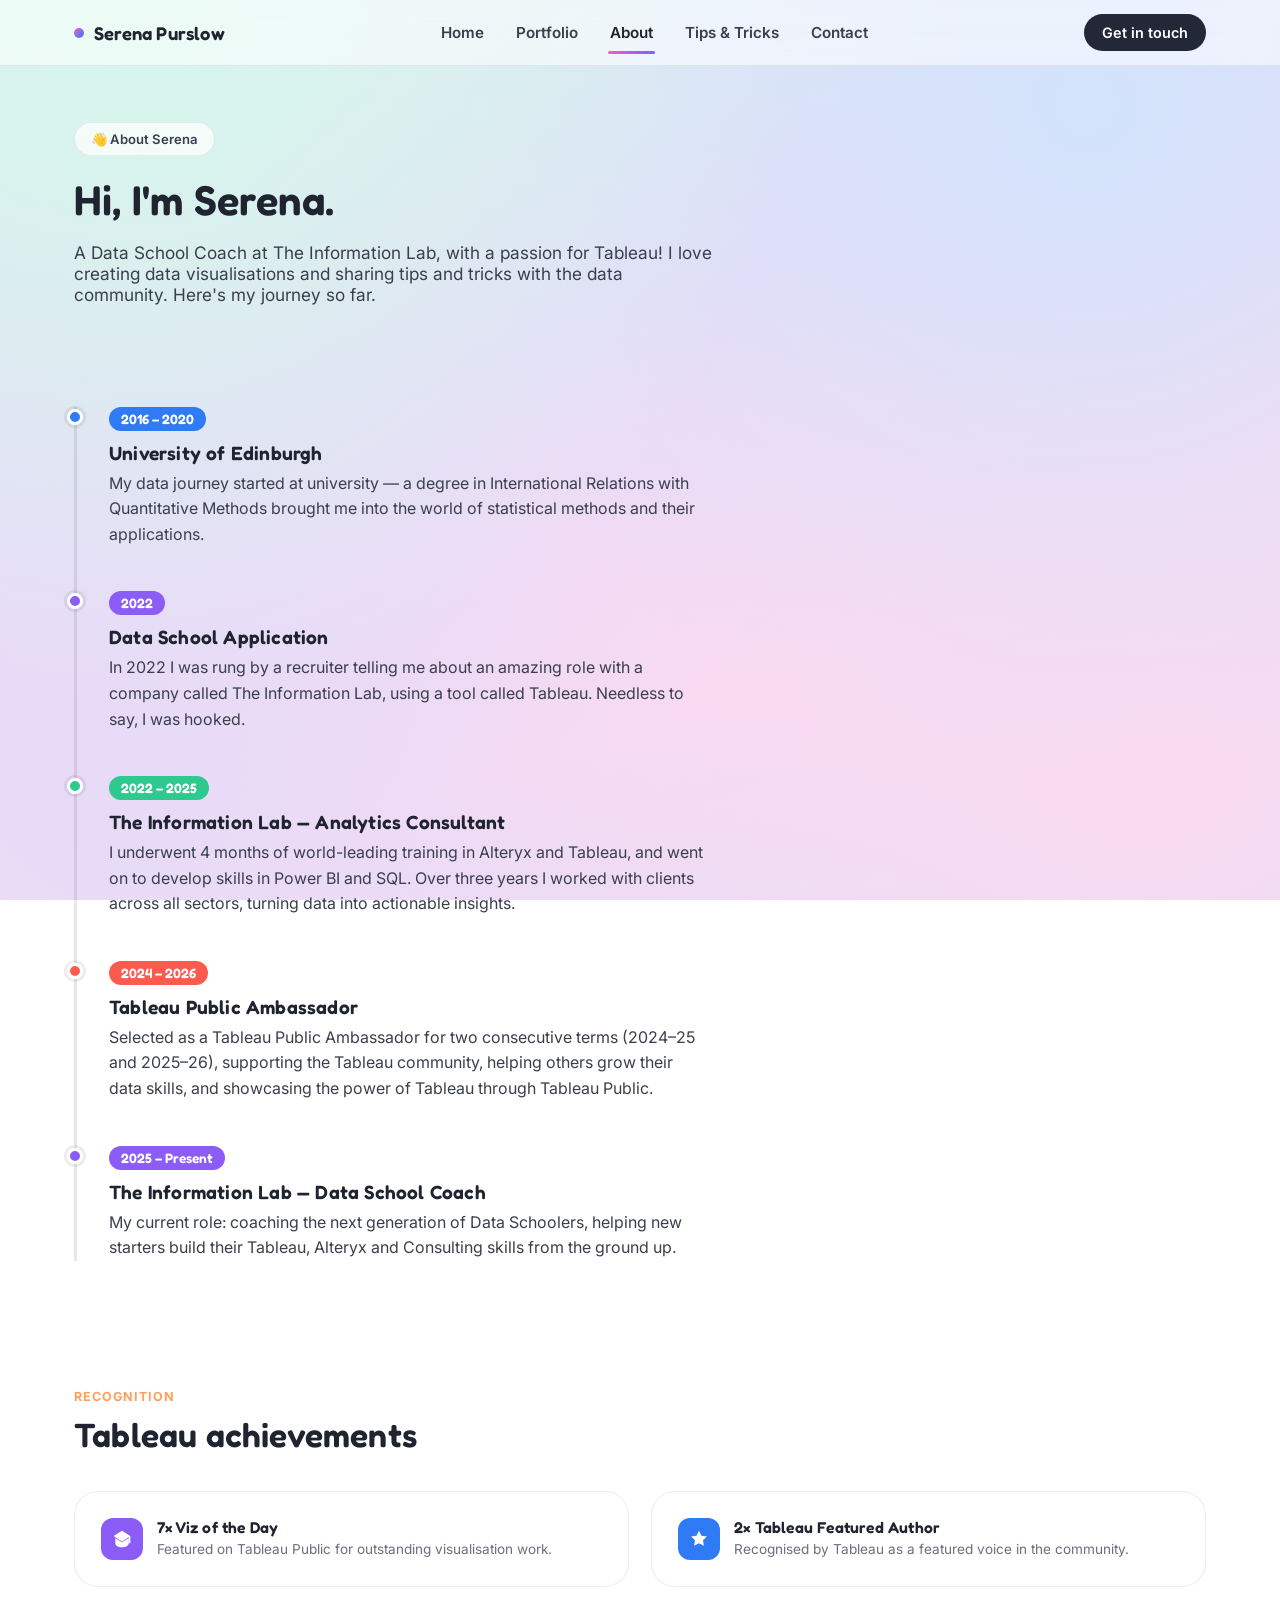
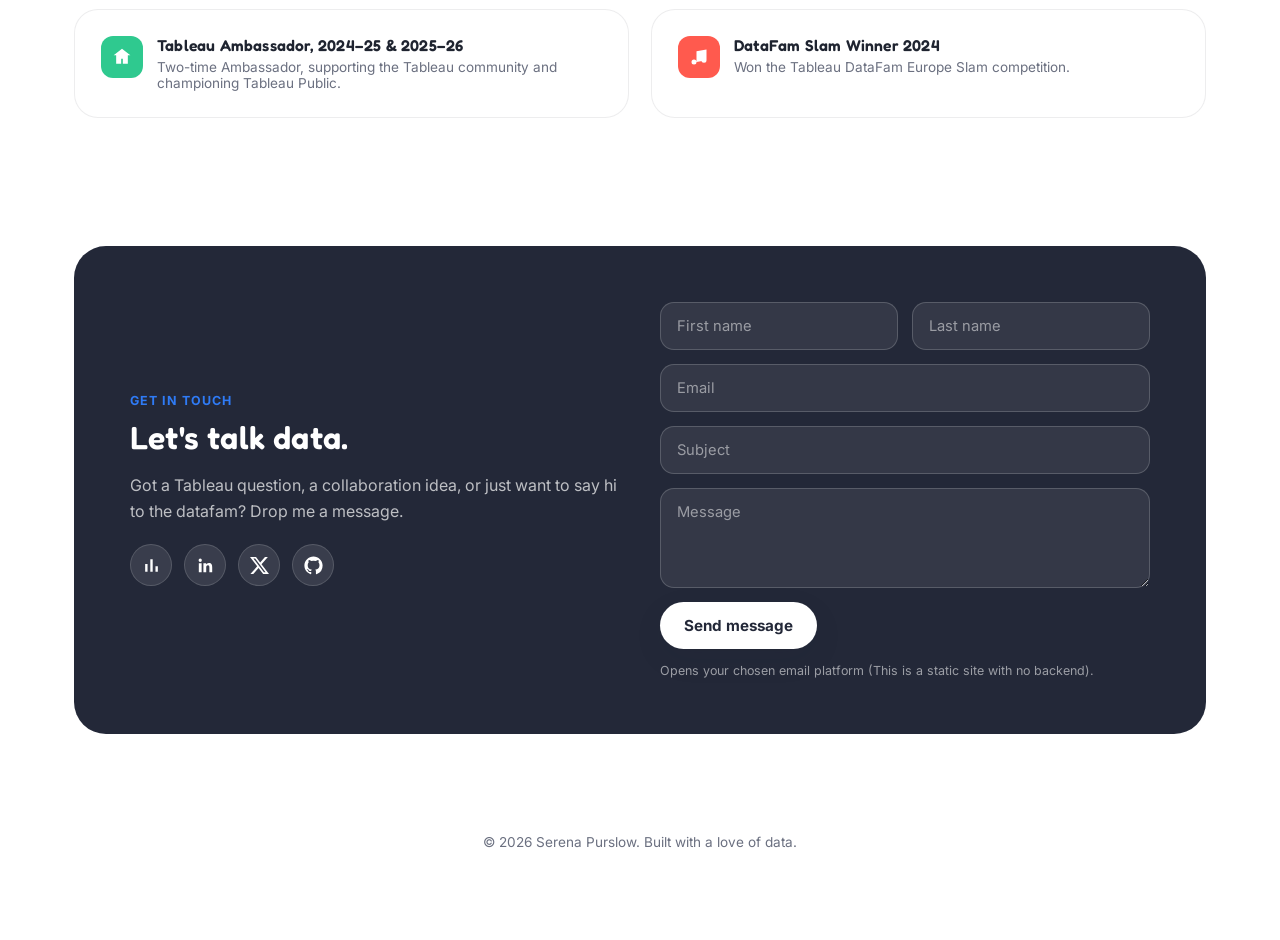
<file: about.html>
<!DOCTYPE html>
<html lang="en">
<head>
<meta charset="UTF-8">
<meta name="viewport" content="width=device-width, initial-scale=1.0">
<title>About — Serena Purslow</title>
<meta name="description" content="Serena's data journey — from Edinburgh to becoming a Data School Coach at The Information Lab and Tableau Public Ambassador.">
<link rel="icon" type="image/svg+xml" href="favicon.svg">
<link rel="icon" type="image/png" sizes="32x32" href="favicon-32x32.png">
<link rel="icon" type="image/png" sizes="16x16" href="favicon-16x16.png">
<link rel="apple-touch-icon" sizes="180x180" href="apple-touch-icon.png">
<link rel="shortcut icon" href="favicon.ico">
<link rel="stylesheet" href="styles.css">
</head>
<body>

<nav class="topnav">
  <div class="topnav-inner">
    <a href="index.html" class="brand"><span class="dot"></span>Serena Purslow</a>
    <div class="nav-links">
      <a href="index.html">Home</a>
      <a href="portfolio.html">Portfolio</a>
      <a href="about.html" class="active">About</a>
      <a href="blog.html">Tips &amp; Tricks</a>
      <a href="index.html#contact">Contact</a>
    </div>
    <a href="index.html#contact" class="nav-cta">Get in touch</a>
  </div>
</nav>

<header class="page-hero">
  <div class="wrap reveal in">
    <span class="eyebrow">👋 About Serena</span>
    <h1>Hi, I'm Serena.</h1>
    <p>A Data School Coach at The Information Lab, with a passion for Tableau! I love creating data visualisations and sharing tips and tricks with the data community. Here's my journey so far.</p>
  </div>
</header>

<section class="section">
  <div class="wrap">
    <div class="grid" style="grid-template-columns:1fr;max-width:760px">
      <div class="timeline reveal">

        <div class="timeline-item">
          <span class="timeline-dot" style="background:var(--c-blue)"></span>
          <span class="timeline-year" style="background:var(--c-blue)">2016 – 2020</span>
          <h3>University of Edinburgh</h3>
          <p>My data journey started at university — a degree in International Relations with Quantitative Methods brought me into the world of statistical methods and their applications.</p>
        </div>

        <div class="timeline-item">
          <span class="timeline-dot" style="background:var(--c-purple)"></span>
          <span class="timeline-year" style="background:var(--c-purple)">2022</span>
          <h3>Data School Application</h3>
          <p>In 2022 I was rung by a recruiter telling me about an amazing role with a company called The Information Lab, using a tool called Tableau. Needless to say, I was hooked.</p>
        </div>

        <div class="timeline-item">
          <span class="timeline-dot" style="background:var(--c-teal)"></span>
          <span class="timeline-year" style="background:var(--c-teal)">2022 – 2025</span>
          <h3>The Information Lab — Analytics Consultant</h3>
          <p>I underwent 4 months of world-leading training in Alteryx and Tableau, and went on to develop skills in Power BI and SQL. Over three years I worked with clients across all sectors, turning data into actionable insights.</p>
        </div>

        <div class="timeline-item">
          <span class="timeline-dot" style="background:var(--c-coral)"></span>
          <span class="timeline-year" style="background:var(--c-coral)">2024 – 2026</span>
          <h3>Tableau Public Ambassador</h3>
          <p>Selected as a Tableau Public Ambassador for two consecutive terms (2024–25 and 2025–26), supporting the Tableau community, helping others grow their data skills, and showcasing the power of Tableau through Tableau Public.</p>
        </div>

        <div class="timeline-item">
          <span class="timeline-dot" style="background:var(--c-purple)"></span>
          <span class="timeline-year" style="background:var(--c-purple)">2025 – Present</span>
          <h3>The Information Lab — Data School Coach</h3>
          <p>My current role: coaching the next generation of Data Schoolers, helping new starters build their Tableau, Alteryx and Consulting skills from the ground up.</p>
        </div>

      </div>
    </div>
  </div>
</section>

<section class="section">
  <div class="wrap">
    <div class="section-head reveal">
      <div>
        <span class="tag-label" style="color:var(--c-orange)">Recognition</span>
        <h2>Tableau achievements</h2>
      </div>
    </div>

    <div class="grid grid-2">
      <a class="card recog-card reveal" href="https://public.tableau.com/app/profile/serena.purslow/vizzes" target="_blank" rel="noopener">
        <div class="recog-icon" style="background:var(--c-purple)"><svg viewBox="0 0 24 24"><path d="M12 2 2 8.5l10 6.5 8.2-5.35V17h1.8V8.5L12 2Zm0 14L4 10.9V17c0 2.8 3.6 5 8 5s8-2.2 8-5v-6.1L12 16Z"/></svg></div>
        <div><h4>7× Viz of the Day</h4><p>Featured on Tableau Public for outstanding visualisation work.</p></div>
      </a>
      <a class="card recog-card reveal" href="https://www.tableau.com/blog/featured-authors-celebrating-3m-profiles-tableau-public#:~:text=Serena%20Purslow,backgrounds.%20Connect%20with" target="_blank" rel="noopener">
        <div class="recog-icon" style="background:var(--c-blue)"><svg viewBox="0 0 24 24"><path d="M12 2 15 8l6.5.9-4.7 4.6 1.1 6.5L12 17l-5.9 3 1.1-6.5-4.7-4.6L9 8l3-6Z"/></svg></div>
        <div><h4>2× Tableau Featured Author</h4><p>Recognised by Tableau as a featured voice in the community.</p></div>
      </a>
      <a class="card recog-card reveal" href="https://www.tableau.com/blog/introducing-2024-tableau-ambassadors" target="_blank" rel="noopener">
        <div class="recog-icon" style="background:var(--c-teal)"><svg viewBox="0 0 24 24"><path d="M12 2 2 10h3v10h6v-6h2v6h6V10h3L12 2Z"/></svg></div>
        <div><h4>Tableau Ambassador, 2024–25 &amp; 2025–26</h4><p>Two-time Ambassador, supporting the Tableau community and championing Tableau Public.</p></div>
      </a>
      <a class="card recog-card reveal" href="https://www.linkedin.com/posts/acotgreave_datafameurope-tableau-datafam-activity-7262446752631336960-2mMd" target="_blank" rel="noopener">
        <div class="recog-icon" style="background:var(--c-coral)"><svg viewBox="0 0 24 24"><path d="M9 18V5l12-2v13M9 18a3 3 0 1 1-6 0 3 3 0 0 1 6 0Zm12-2a3 3 0 1 1-6 0 3 3 0 0 1 6 0Z"/></svg></div>
        <div><h4>DataFam Slam Winner 2024</h4><p>Won the Tableau DataFam Europe Slam competition.</p></div>
      </a>
    </div>
  </div>
</section>

<section class="section" id="contact">
  <div class="wrap">
    <div class="contact-card reveal">
      <div>
        <span class="tag-label" style="color:var(--c-blue)">Get in touch</span>
        <h2>Let's talk data.</h2>
        <p>Got a Tableau question, a collaboration idea, or just want to say hi to the datafam? Drop me a message.</p>
        <div class="contact-social">
          <a class="social-btn" href="https://public.tableau.com/app/profile/serena.purslow/vizzes" target="_blank" rel="noopener" aria-label="Tableau Public"><svg viewBox="0 0 24 24"><path d="M4 20h3V10H4v10zm6.5 0h3V4h-3v16zM17 20h3v-7h-3v7z"/></svg></a>
          <a class="social-btn" href="https://www.linkedin.com/in/serena-p-8665a61a2/" target="_blank" rel="noopener" aria-label="LinkedIn"><svg viewBox="0 0 24 24"><path d="M20.45 20.45h-3.55v-5.57c0-1.33-.02-3.04-1.85-3.04-1.85 0-2.14 1.45-2.14 2.94v5.67H9.36V9h3.41v1.56h.05c.48-.9 1.64-1.85 3.38-1.85 3.6 0 4.27 2.37 4.27 5.46zM5.34 7.43a2.06 2.06 0 1 1 0-4.12 2.06 2.06 0 0 1 0 4.12zM3.56 20.45h3.56V9H3.56z"/></svg></a>
          <a class="social-btn" href="https://x.com/SerenaPurslow" target="_blank" rel="noopener" aria-label="X"><svg viewBox="0 0 24 24"><path d="M18.9 1.153h3.68l-8.04 9.19L24 22.85h-7.406l-5.8-7.584-6.638 7.584H.474l8.6-9.83L0 1.154h7.594l5.243 6.932ZM17.61 20.65h2.04L6.486 3.24H4.298Z"/></svg></a>
          <a class="social-btn" href="https://github.com/spurz8" target="_blank" rel="noopener" aria-label="GitHub"><svg viewBox="0 0 24 24"><path d="M12 .5C5.73.5.5 5.73.5 12c0 5.09 3.29 9.39 7.86 10.9.57.1.78-.25.78-.55v-2.17c-3.2.7-3.88-1.35-3.88-1.35-.53-1.34-1.29-1.7-1.29-1.7-1.05-.72.08-.71.08-.71 1.17.08 1.78 1.2 1.78 1.2 1.03 1.77 2.7 1.26 3.36.96.1-.75.4-1.26.72-1.55-2.55-.29-5.23-1.28-5.23-5.7 0-1.26.45-2.29 1.2-3.1-.12-.29-.52-1.46.11-3.05 0 0 .98-.31 3.2 1.18a11.1 11.1 0 0 1 5.83 0c2.23-1.5 3.2-1.18 3.2-1.18.63 1.59.23 2.76.11 3.05.75.81 1.2 1.84 1.2 3.1 0 4.43-2.69 5.4-5.25 5.69.42.36.78 1.08.78 2.18v3.24c0 .3.21.66.79.55A11.5 11.5 0 0 0 23.5 12c0-6.27-5.23-11.5-11.5-11.5Z"/></svg></a>
        </div>
      </div>
      <form class="contact-form" id="contactForm">
        <div class="form-row">
          <input type="text" name="firstName" placeholder="First name" required>
          <input type="text" name="lastName" placeholder="Last name" required>
        </div>
        <input type="email" name="email" placeholder="Email" required>
        <input type="text" name="subject" placeholder="Subject">
        <textarea name="message" placeholder="Message" required></textarea>
        <button type="submit" class="btn btn-primary">Send message</button>
        <span class="form-note">Opens your chosen email platform (This is a static site with no backend).</span>
      </form>
    </div>
  </div>
</section>

<footer>
  <div class="wrap">© 2026 Serena Purslow. Built with a love of data.</div>
</footer>

<nav class="tabbar">
  <a href="index.html"><svg viewBox="0 0 24 24"><path d="M12 2 2 10h3v10h6v-6h2v6h6V10h3L12 2Z"/></svg>Home</a>
  <a href="portfolio.html"><svg viewBox="0 0 24 24"><rect x="3" y="3" width="8" height="8" rx="1.5"/><rect x="13" y="3" width="8" height="8" rx="1.5"/><rect x="3" y="13" width="8" height="8" rx="1.5"/><rect x="13" y="13" width="8" height="8" rx="1.5"/></svg>Portfolio</a>
  <a href="blog.html"><svg viewBox="0 0 24 24"><path d="M6 2h12v20l-6-4-6 4V2Z"/></svg>Tips</a>
  <a href="about.html" class="active"><svg viewBox="0 0 24 24"><path d="M12 12a4 4 0 1 0 0-8 4 4 0 0 0 0 8Zm0 2c-4 0-8 2-8 6v2h16v-2c0-4-4-6-8-6Z"/></svg>About</a>
  <a href="index.html#contact"><svg viewBox="0 0 24 24"><path d="M4 4h16a2 2 0 0 1 2 2v9a2 2 0 0 1-2 2H10l-5 4v-4H4a2 2 0 0 1-2-2V6a2 2 0 0 1 2-2Z"/></svg>Contact</a>
</nav>

<script src="script.js"></script>
</body>
</html>
</file>
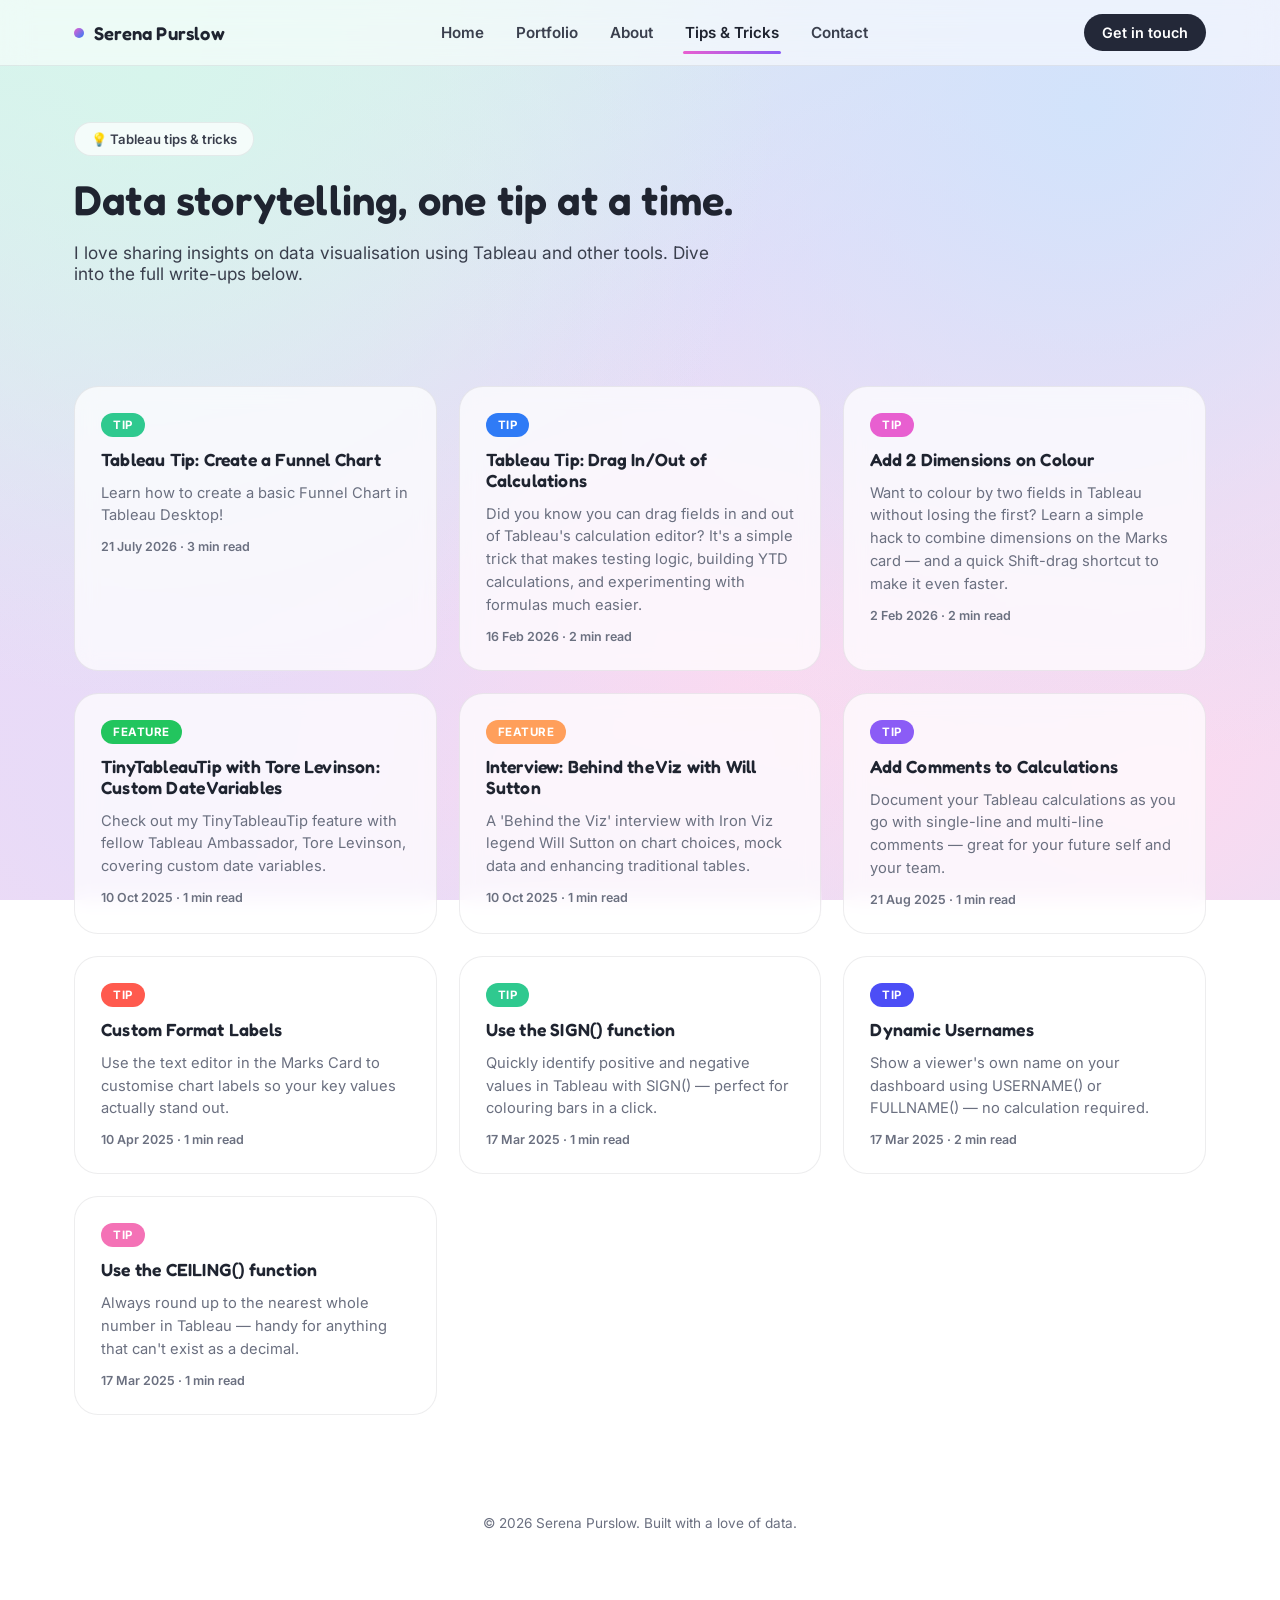
<file: blog.html>
<!DOCTYPE html>
<html lang="en">
<head>
<meta charset="UTF-8">
<meta name="viewport" content="width=device-width, initial-scale=1.0">
<title>Tips &amp; Tricks — Serena Purslow</title>
<meta name="description" content="Tableau tips and tricks from Serena Purslow — helping the datafam community grow together.">
<link rel="icon" type="image/svg+xml" href="favicon.svg">
<link rel="icon" type="image/png" sizes="32x32" href="favicon-32x32.png">
<link rel="icon" type="image/png" sizes="16x16" href="favicon-16x16.png">
<link rel="apple-touch-icon" sizes="180x180" href="apple-touch-icon.png">
<link rel="shortcut icon" href="favicon.ico">
<link rel="stylesheet" href="styles.css">
</head>
<body>

<nav class="topnav">
  <div class="topnav-inner">
    <a href="index.html" class="brand"><span class="dot"></span>Serena Purslow</a>
    <div class="nav-links">
      <a href="index.html">Home</a>
      <a href="portfolio.html">Portfolio</a>
      <a href="about.html">About</a>
      <a href="blog.html" class="active">Tips &amp; Tricks</a>
      <a href="index.html#contact">Contact</a>
    </div>
    <a href="index.html#contact" class="nav-cta">Get in touch</a>
  </div>
</nav>

<header class="page-hero">
  <div class="wrap reveal in">
    <span class="eyebrow">💡 Tableau tips &amp; tricks</span>
    <h1>Data storytelling, one tip at a time.</h1>
    <p>I love sharing insights on data visualisation using Tableau and other tools. Dive into the full write-ups below.</p>
  </div>
</header>

<section class="section">
  <div class="wrap">
    <div class="grid grid-3">
      
     <a class="card tip-card reveal" href="post-create-a-funnel-chart.html">
        <span class="viz-tag" style="background:var(--c-teal)">Tip</span>
        <h3>Tableau Tip: Create a Funnel Chart</h3>
        <p>Learn how to create a basic Funnel Chart in Tableau Desktop!</p>
        <span class="tip-meta">21 July 2026 · 3 min read</span>
      </a>

      <a class="card tip-card reveal" href="post-drag-calculations.html">
        <span class="viz-tag" style="background:var(--c-blue)">Tip</span>
        <h3>Tableau Tip: Drag In/Out of Calculations</h3>
        <p>Did you know you can drag fields in and out of Tableau's calculation editor? It's a simple trick that makes testing logic, building YTD calculations, and experimenting with formulas much easier.</p>
        <span class="tip-meta">16 Feb 2026 · 2 min read</span>
      </a>

      <a class="card tip-card reveal" href="post-two-dimensions-colour.html">
        <span class="viz-tag" style="background:var(--c-magenta)">Tip</span>
        <h3>Add 2 Dimensions on Colour</h3>
        <p>Want to colour by two fields in Tableau without losing the first? Learn a simple hack to combine dimensions on the Marks card — and a quick Shift-drag shortcut to make it even faster.</p>
        <span class="tip-meta">2 Feb 2026 · 2 min read</span>
      </a>

      <a class="card tip-card reveal" href="post-tore-levinson-date-variables.html">
        <span class="viz-tag" style="background:var(--c-green)">Feature</span>
        <h3>TinyTableauTip with Tore Levinson: Custom Date Variables</h3>
        <p>Check out my TinyTableauTip feature with fellow Tableau Ambassador, Tore Levinson, covering custom date variables.</p>
        <span class="tip-meta">10 Oct 2025 · 1 min read</span>
      </a>

      <a class="card tip-card reveal" href="post-will-sutton-interview.html">
        <span class="viz-tag" style="background:var(--c-orange)">Feature</span>
        <h3>Interview: Behind the Viz with Will Sutton</h3>
        <p>A 'Behind the Viz' interview with Iron Viz legend Will Sutton on chart choices, mock data and enhancing traditional tables.</p>
        <span class="tip-meta">10 Oct 2025 · 1 min read</span>
      </a>

      <a class="card tip-card reveal" href="post-add-comments-calculation.html">
        <span class="viz-tag" style="background:var(--c-purple)">Tip</span>
        <h3>Add Comments to Calculations</h3>
        <p>Document your Tableau calculations as you go with single-line and multi-line comments — great for your future self and your team.</p>
        <span class="tip-meta">21 Aug 2025 · 1 min read</span>
      </a>

      <a class="card tip-card reveal" href="post-custom-format-labels.html">
        <span class="viz-tag" style="background:var(--c-coral)">Tip</span>
        <h3>Custom Format Labels</h3>
        <p>Use the text editor in the Marks Card to customise chart labels so your key values actually stand out.</p>
        <span class="tip-meta">10 Apr 2025 · 1 min read</span>
      </a>

      <a class="card tip-card reveal" href="post-use-sign-function.html">
        <span class="viz-tag" style="background:var(--c-teal)">Tip</span>
        <h3>Use the SIGN() function</h3>
        <p>Quickly identify positive and negative values in Tableau with SIGN() — perfect for colouring bars in a click.</p>
        <span class="tip-meta">17 Mar 2025 · 1 min read</span>
      </a>

      <a class="card tip-card reveal" href="post-dynamic-usernames.html">
        <span class="viz-tag" style="background:var(--c-indigo)">Tip</span>
        <h3>Dynamic Usernames</h3>
        <p>Show a viewer's own name on your dashboard using USERNAME() or FULLNAME() — no calculation required.</p>
        <span class="tip-meta">17 Mar 2025 · 2 min read</span>
      </a>

      <a class="card tip-card reveal" href="post-use-ceiling-function.html">
        <span class="viz-tag" style="background:var(--c-pink)">Tip</span>
        <h3>Use the CEILING() function</h3>
        <p>Always round up to the nearest whole number in Tableau — handy for anything that can't exist as a decimal.</p>
        <span class="tip-meta">17 Mar 2025 · 1 min read</span>
      </a>

    </div>
  </div>
</section>

<footer>
  <div class="wrap">© 2026 Serena Purslow. Built with a love of data.</div>
</footer>

<nav class="tabbar">
  <a href="index.html"><svg viewBox="0 0 24 24"><path d="M12 2 2 10h3v10h6v-6h2v6h6V10h3L12 2Z"/></svg>Home</a>
  <a href="portfolio.html"><svg viewBox="0 0 24 24"><rect x="3" y="3" width="8" height="8" rx="1.5"/><rect x="13" y="3" width="8" height="8" rx="1.5"/><rect x="3" y="13" width="8" height="8" rx="1.5"/><rect x="13" y="13" width="8" height="8" rx="1.5"/></svg>Portfolio</a>
  <a href="blog.html" class="active"><svg viewBox="0 0 24 24"><path d="M6 2h12v20l-6-4-6 4V2Z"/></svg>Tips</a>
  <a href="about.html"><svg viewBox="0 0 24 24"><path d="M12 12a4 4 0 1 0 0-8 4 4 0 0 0 0 8Zm0 2c-4 0-8 2-8 6v2h16v-2c0-4-4-6-8-6Z"/></svg>About</a>
  <a href="index.html#contact"><svg viewBox="0 0 24 24"><path d="M4 4h16a2 2 0 0 1 2 2v9a2 2 0 0 1-2 2H10l-5 4v-4H4a2 2 0 0 1-2-2V6a2 2 0 0 1 2-2Z"/></svg>Contact</a>
</nav>

<script src="script.js"></script>
</body>
</html>
</file>
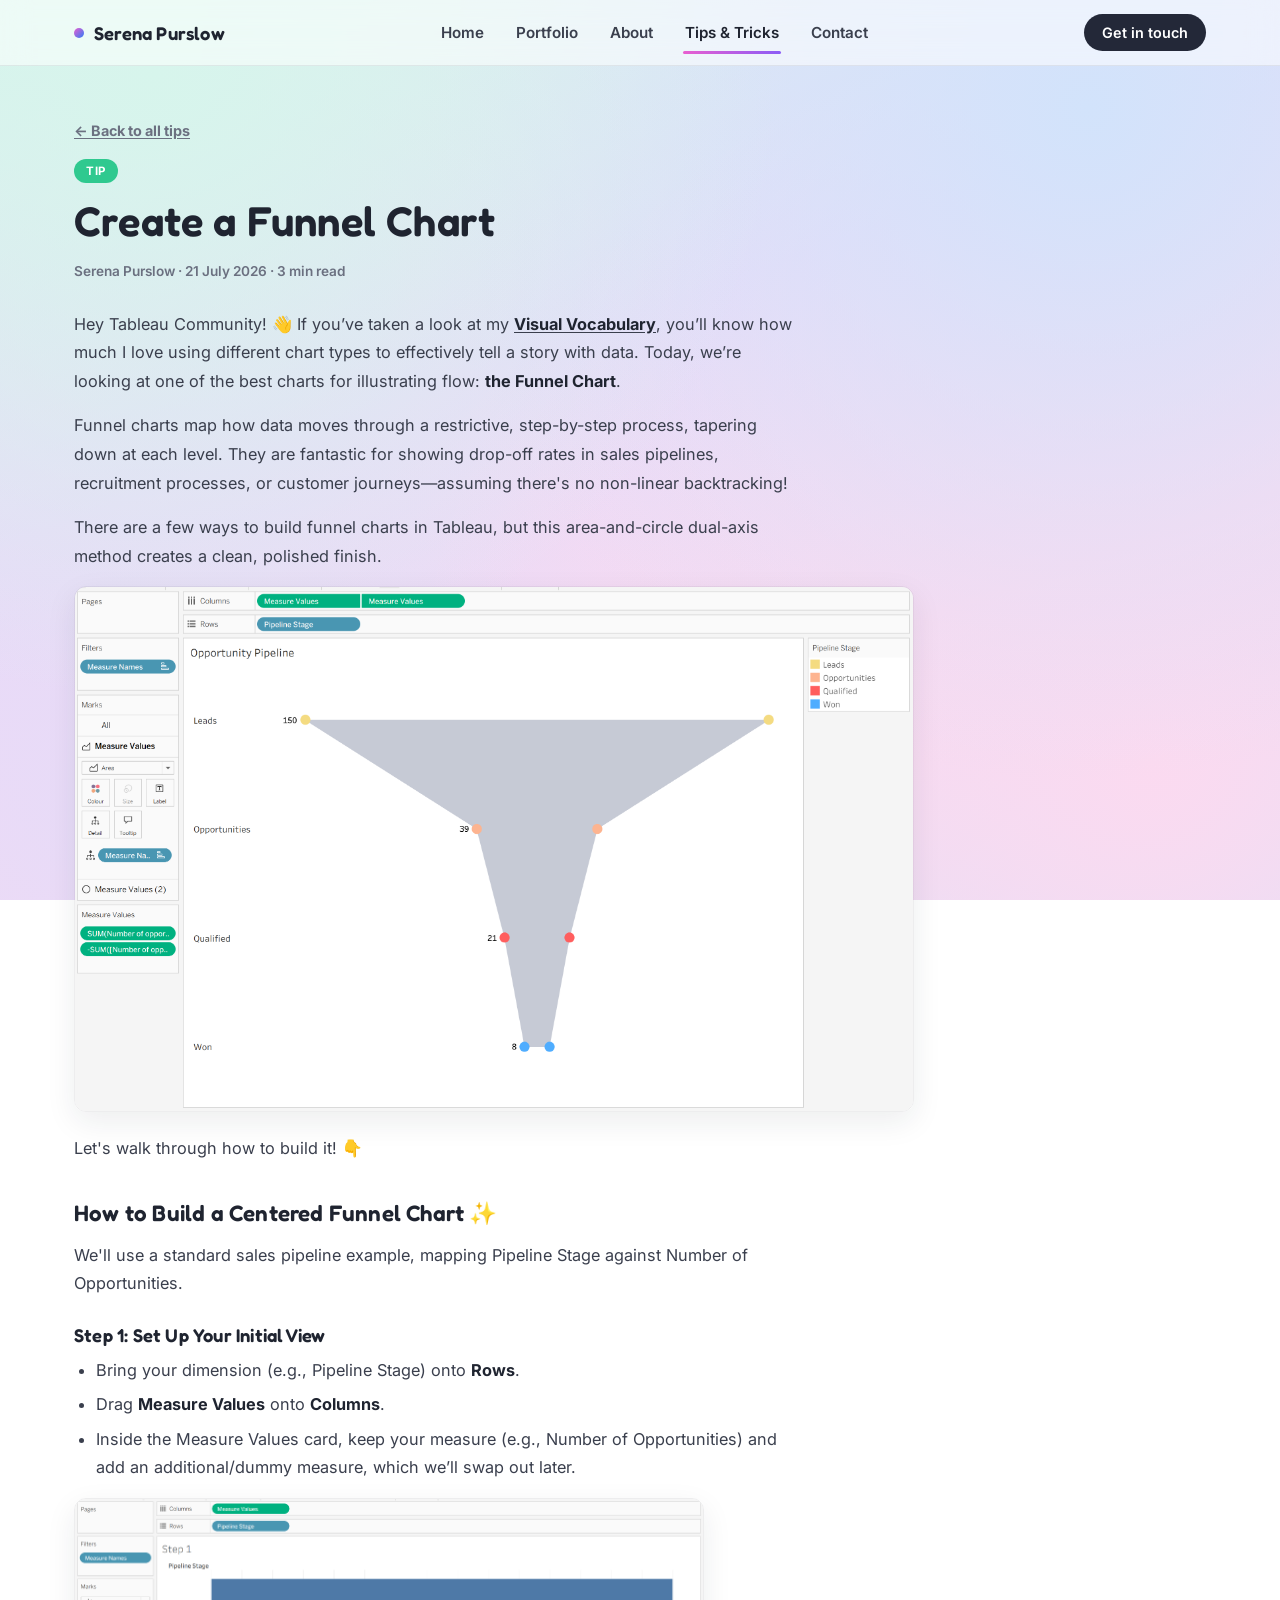
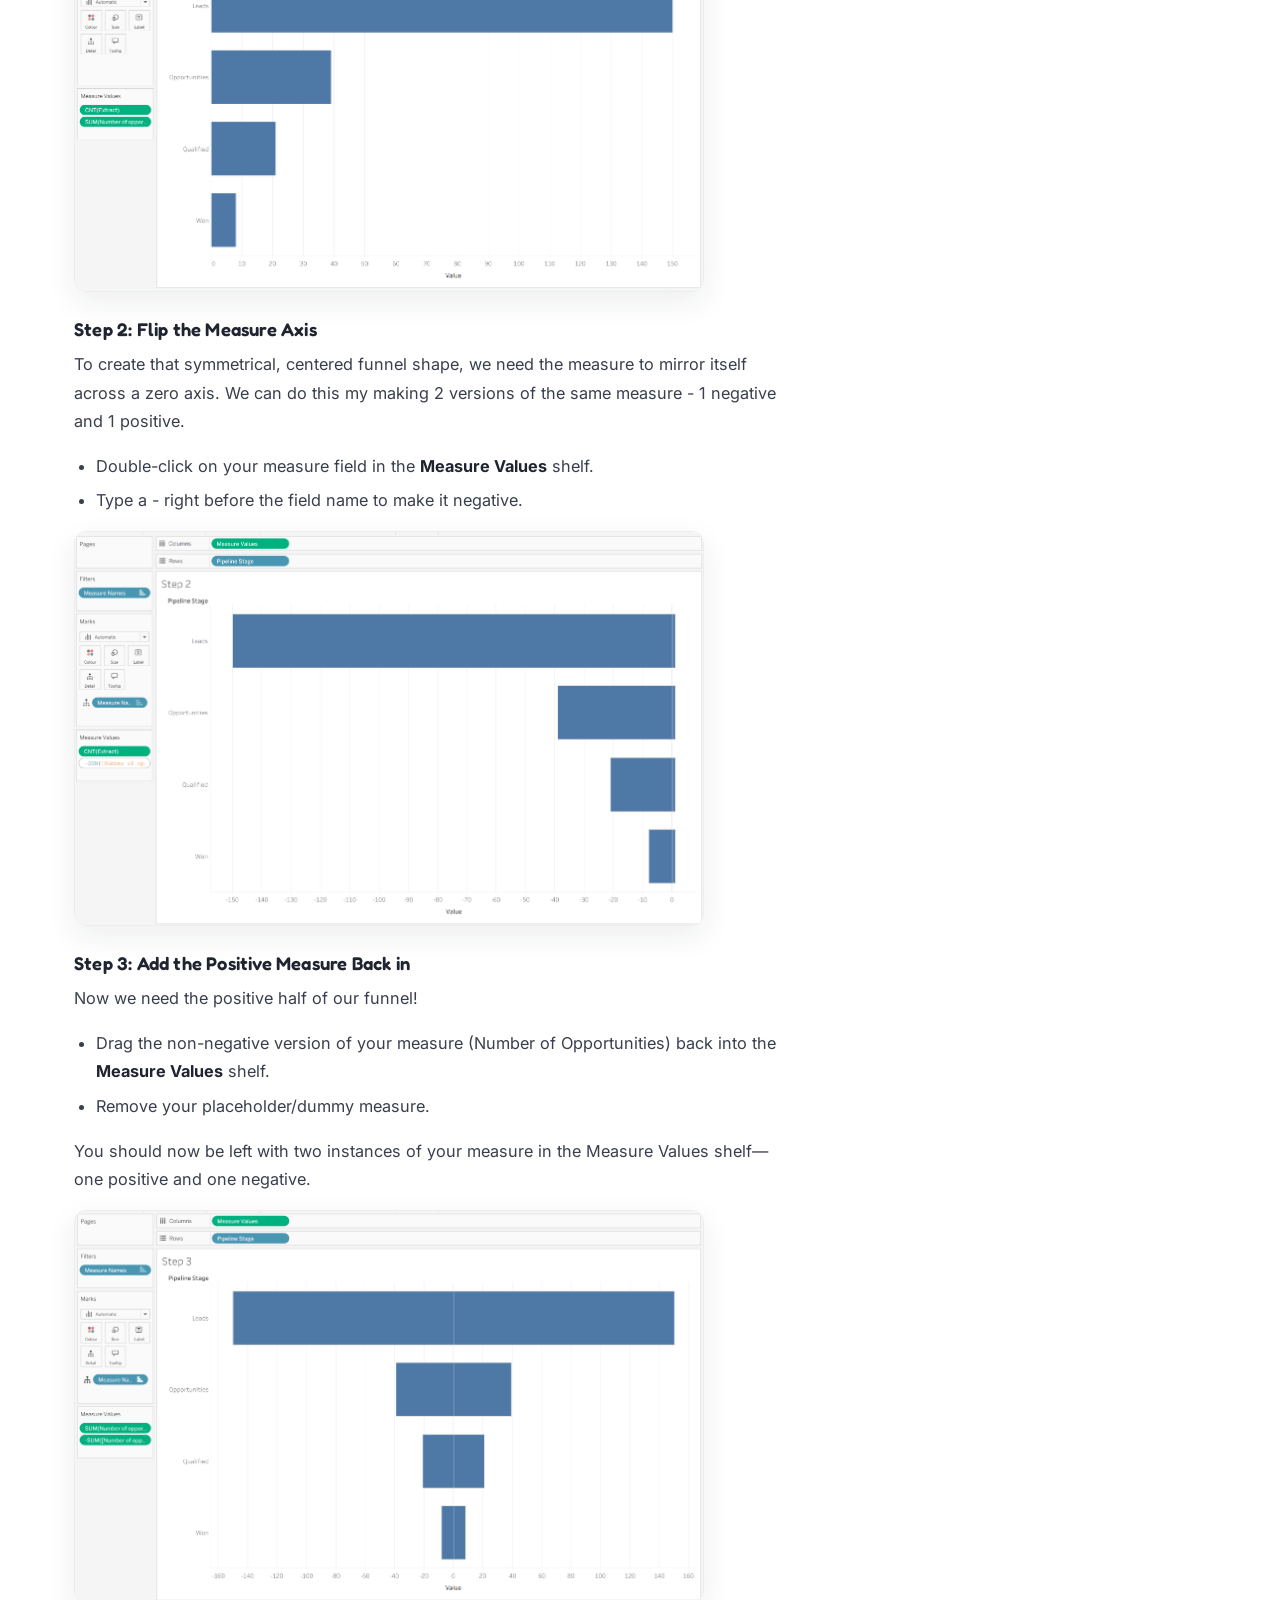
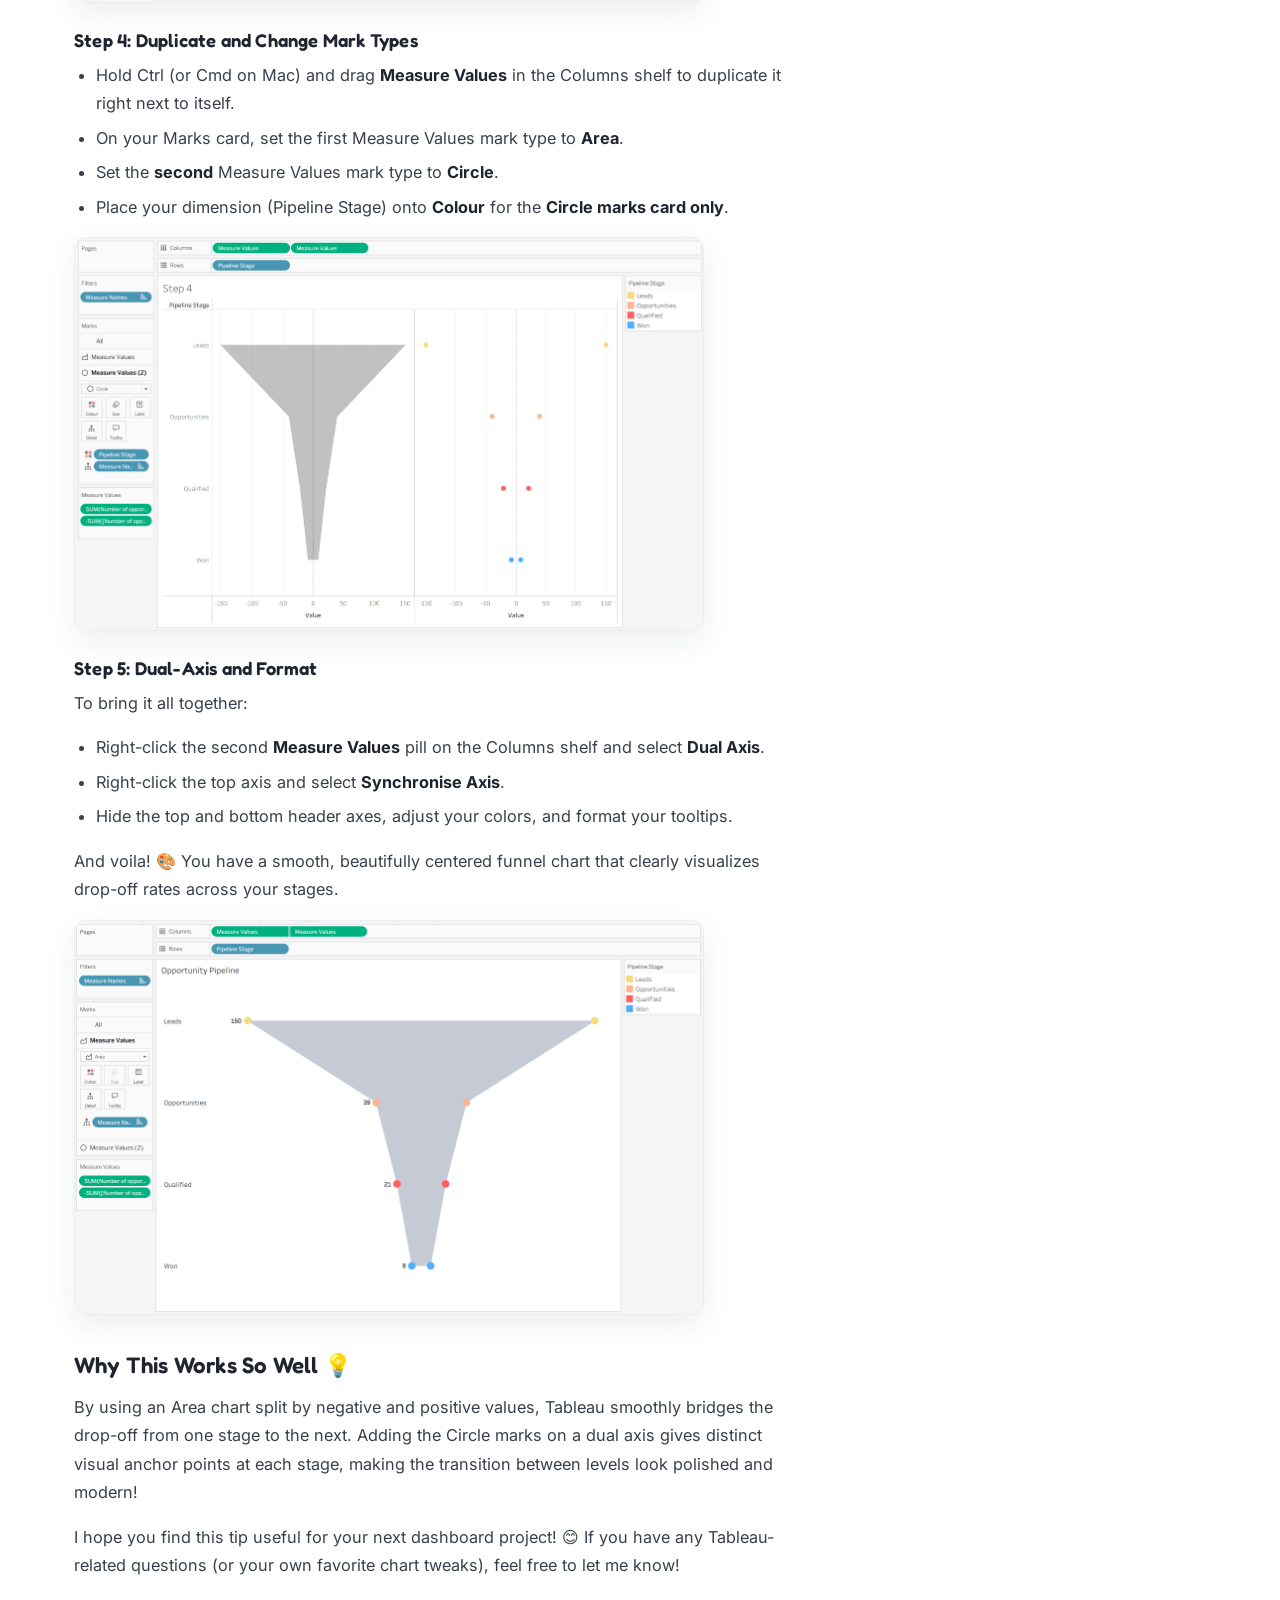
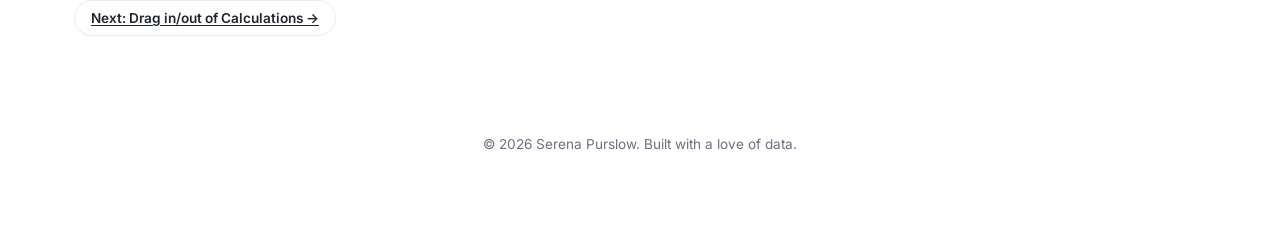
<file: post-create-a-funnel-chart.html>
<!DOCTYPE html>
<html lang="en">
<head>
<meta charset="UTF-8">
<meta name="viewport" content="width=device-width, initial-scale=1.0">
<title>Create a Funnel Chart — Serena Purslow</title>
<meta name="description" content="Learn how to create a simple Funnel Chart in Tableau">
<link rel="icon" type="image/svg+xml" href="favicon.svg">
<link rel="icon" type="image/png" sizes="32x32" href="favicon-32x32.png">
<link rel="icon" type="image/png" sizes="16x16" href="favicon-16x16.png">
<link rel="apple-touch-icon" sizes="180x180" href="apple-touch-icon.png">
<link rel="shortcut icon" href="favicon.ico">
<link rel="stylesheet" href="styles.css">
</head>
<body>

<nav class="topnav">
  <div class="topnav-inner">
    <a href="index.html" class="brand"><span class="dot"></span>Serena Purslow</a>
    <div class="nav-links">
      <a href="index.html">Home</a>
      <a href="portfolio.html">Portfolio</a>
      <a href="about.html">About</a>
      <a href="blog.html" class="active">Tips &amp; Tricks</a>
      <a href="index.html#contact">Contact</a>
    </div>
    <a href="index.html#contact" class="nav-cta">Get in touch</a>
  </div>
</nav>

<header class="page-hero">
  <div class="wrap">
    <div class="article reveal in">
    <a href="blog.html" class="back-link">← Back to all tips</a>
    <span class="viz-tag" style="background:var(--c-teal)">Tip</span>
    <h1 style="margin-top:12px">Create a Funnel Chart</h1>
    <p class="post-meta">Serena Purslow · 21 July 2026 · 3 min read</p>
    </div>
  </div>
</header>

<section class="section" style="padding-top:0">
  <div class="wrap">

    <article class="article reveal in">

      <p>Hey Tableau Community! 👋 If you’ve taken a look at my <a href="https://public.tableau.com/app/profile/serena.purslow/viz/TheUpdatedVisualVocabulary/VisualVocabularyEntryPage" target="_blank" rel="noopener"><strong>Visual Vocabulary</strong></a>, you’ll know how much I love using different chart types to effectively tell a story with data. Today, we’re looking at one of the best charts for illustrating flow: <strong>the Funnel Chart</strong>.</p>
      <p>Funnel charts map how data moves through a restrictive, step-by-step process, tapering down at each level. They are fantastic for showing drop-off rates in sales pipelines, recruitment processes, or customer journeys—assuming there's no non-linear backtracking!</p>
      <p>There are a few ways to build funnel charts in Tableau, but this area-and-circle dual-axis method creates a clean, polished finish.</p>

      <img class="shot" style="max-width:840px" src="Final Product.png" alt="Voila!">
      
      <p>Let's walk through how to build it! 👇</p>      
      
      <h2>How to Build a Centered Funnel Chart ✨</h2>
      <p>We'll use a standard sales pipeline example, mapping Pipeline Stage against Number of Opportunities.</p>
      
      <h3>Step 1: Set Up Your Initial View</h3>
      <ul>
        <li>Bring your dimension (e.g., Pipeline Stage) onto <strong>Rows</strong>.</li>
        <li>Drag <strong>Measure Values</strong> onto <strong>Columns</strong>.</li>
        <li>Inside the Measure Values card, keep your measure (e.g., Number of Opportunities) and add an additional/dummy measure, which we’ll swap out later.</li>
      </ul>

            <img class="shot" style="max-width:630px" src="P1.png" alt="Set up initial view">

      <h3>Step 2: Flip the Measure Axis</h3>
      <p>To create that symmetrical, centered funnel shape, we need the measure to mirror itself across a zero axis. We can do this my making 2 versions of the same measure - 1 negative and 1 positive.</p>
      <ul>
        <li>Double-click on your measure field in the <strong>Measure Values</strong> shelf.</li>
        <li>Type a - right before the field name to make it negative.</li>
      </ul>

            <img class="shot" style="max-width:630px" src="P2.png" alt="Flip measure axis">
      
    <h3>Step 3: Add the Positive Measure Back in</h3>
      <p>Now we need the positive half of our funnel!</p>
      <ul>
        <li>Drag the non-negative version of your measure (Number of Opportunities) back into the <strong>Measure Values</strong> shelf.</li>
        <li>Remove your placeholder/dummy measure.</li>
      </ul>
      <p>You should now be left with two instances of your measure in the Measure Values shelf—one positive and one negative.</p> 

            <img class="shot" style="max-width:630px" src="P3.png" alt="Add in positive measure">
      
  <h3>Step 4: Duplicate and Change Mark Types</h3>
      <ul>
        <li>Hold Ctrl (or Cmd on Mac) and drag <strong>Measure Values</strong> in the Columns shelf to duplicate it right next to itself.</li>
        <li>On your Marks card, set the first Measure Values mark type to <strong>Area</strong>.</li>
        <li>Set the <strong>second</strong> Measure Values mark type to <strong>Circle</strong>.</li>
        <li>Place your dimension (Pipeline Stage) onto <strong>Colour</strong> for the <strong>Circle marks card only</strong>.</li>
      </ul>

            <img class="shot" style="max-width:630px" src="P4.png" alt="Duplicate measure and change mark types">

 <h3>Step 5: Dual-Axis and Format</h3>
      <p>To bring it all together:</p>
      <ul>
        <li>Right-click the second <strong>Measure Values</strong> pill on the Columns shelf and select <strong>Dual Axis</strong>.</li>
        <li>Right-click the top axis and select <strong>Synchronise Axis</strong>.</li>
        <li>Hide the top and bottom header axes, adjust your colors, and format your tooltips.</li>
      </ul>
      <p>And voila! 🎨 You have a smooth, beautifully centered funnel chart that clearly visualizes drop-off rates across your stages.</p> 

            <img class="shot" style="max-width:630px" src="Final Product.png" alt="Voila!">
      
  <h2>Why This Works So Well 💡</h2>
      <p>By using an Area chart split by negative and positive values, Tableau smoothly bridges the drop-off from one stage to the next. Adding the Circle marks on a dual axis gives distinct visual anchor points at each stage, making the transition between levels look polished and modern!</p>
      <p>I hope you find this tip useful for your next dashboard project! 😊 If you have any Tableau-related questions (or your own favorite chart tweaks), feel free to let me know!</p>
      


      <div class="related-row">
        <a class="related-pill" href="post-drag-calculations.html">Next: Drag in/out of Calculations →</a>
    <!--    <a class="related-pill" href="NEXT-POST-FILENAME.html">← Drag in/out of Calculations</a>     -->
      </div>
    </article>
  </div>
</section>

<footer>
  <div class="wrap">© 2026 Serena Purslow. Built with a love of data.</div>
</footer>

<nav class="tabbar">
  <a href="index.html"><svg viewBox="0 0 24 24"><path d="M12 2 2 10h3v10h6v-6h2v6h6V10h3L12 2Z"/></svg>Home</a>
  <a href="portfolio.html"><svg viewBox="0 0 24 24"><rect x="3" y="3" width="8" height="8" rx="1.5"/><rect x="13" y="3" width="8" height="8" rx="1.5"/><rect x="3" y="13" width="8" height="8" rx="1.5"/><rect x="13" y="13" width="8" height="8" rx="1.5"/></svg>Portfolio</a>
  <a href="blog.html" class="active"><svg viewBox="0 0 24 24"><path d="M6 2h12v20l-6-4-6 4V2Z"/></svg>Tips</a>
  <a href="about.html"><svg viewBox="0 0 24 24"><path d="M12 12a4 4 0 1 0 0-8 4 4 0 0 0 0 8Zm0 2c-4 0-8 2-8 6v2h16v-2c0-4-4-6-8-6Z"/></svg>About</a>
  <a href="index.html#contact"><svg viewBox="0 0 24 24"><path d="M4 4h16a2 2 0 0 1 2 2v9a2 2 0 0 1-2 2H10l-5 4v-4H4a2 2 0 0 1-2-2V6a2 2 0 0 1 2-2Z"/></svg>Contact</a>
</nav>

<script src="script.js"></script>
</body>
</html>
</file>
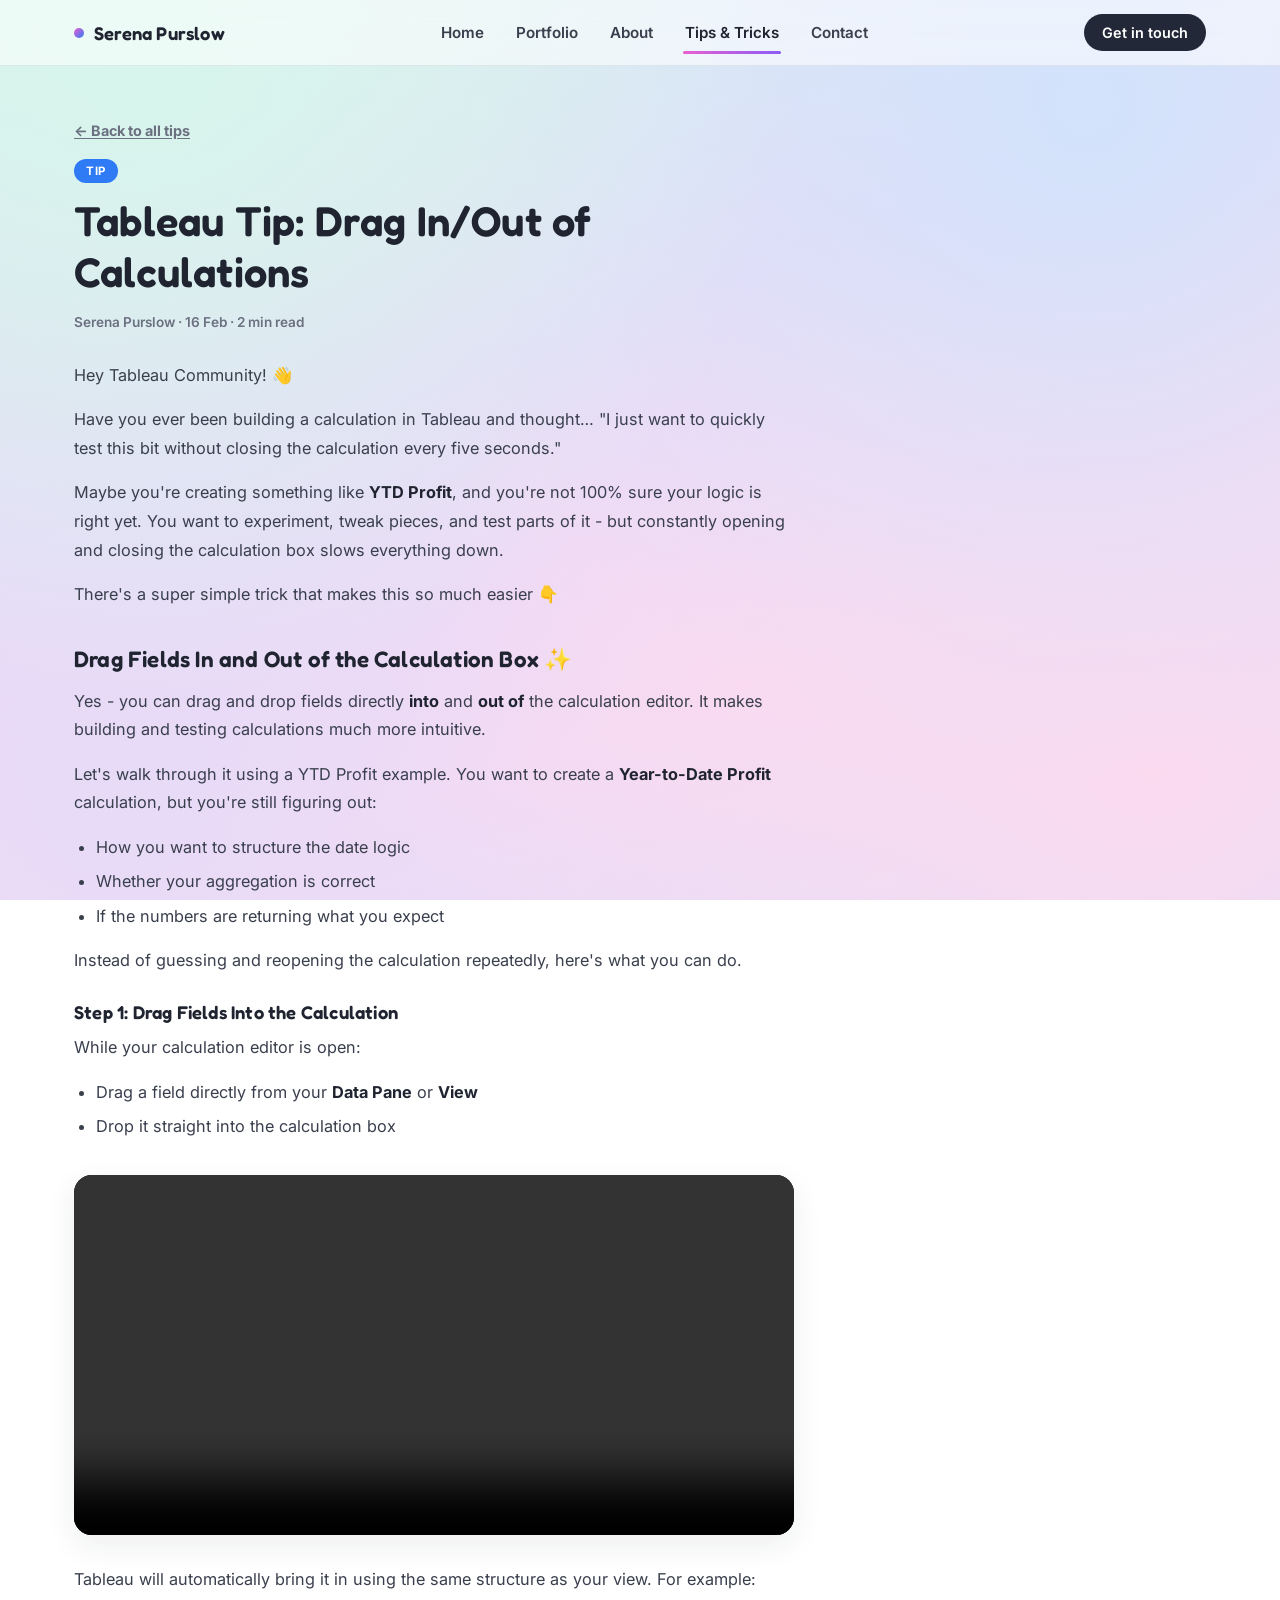
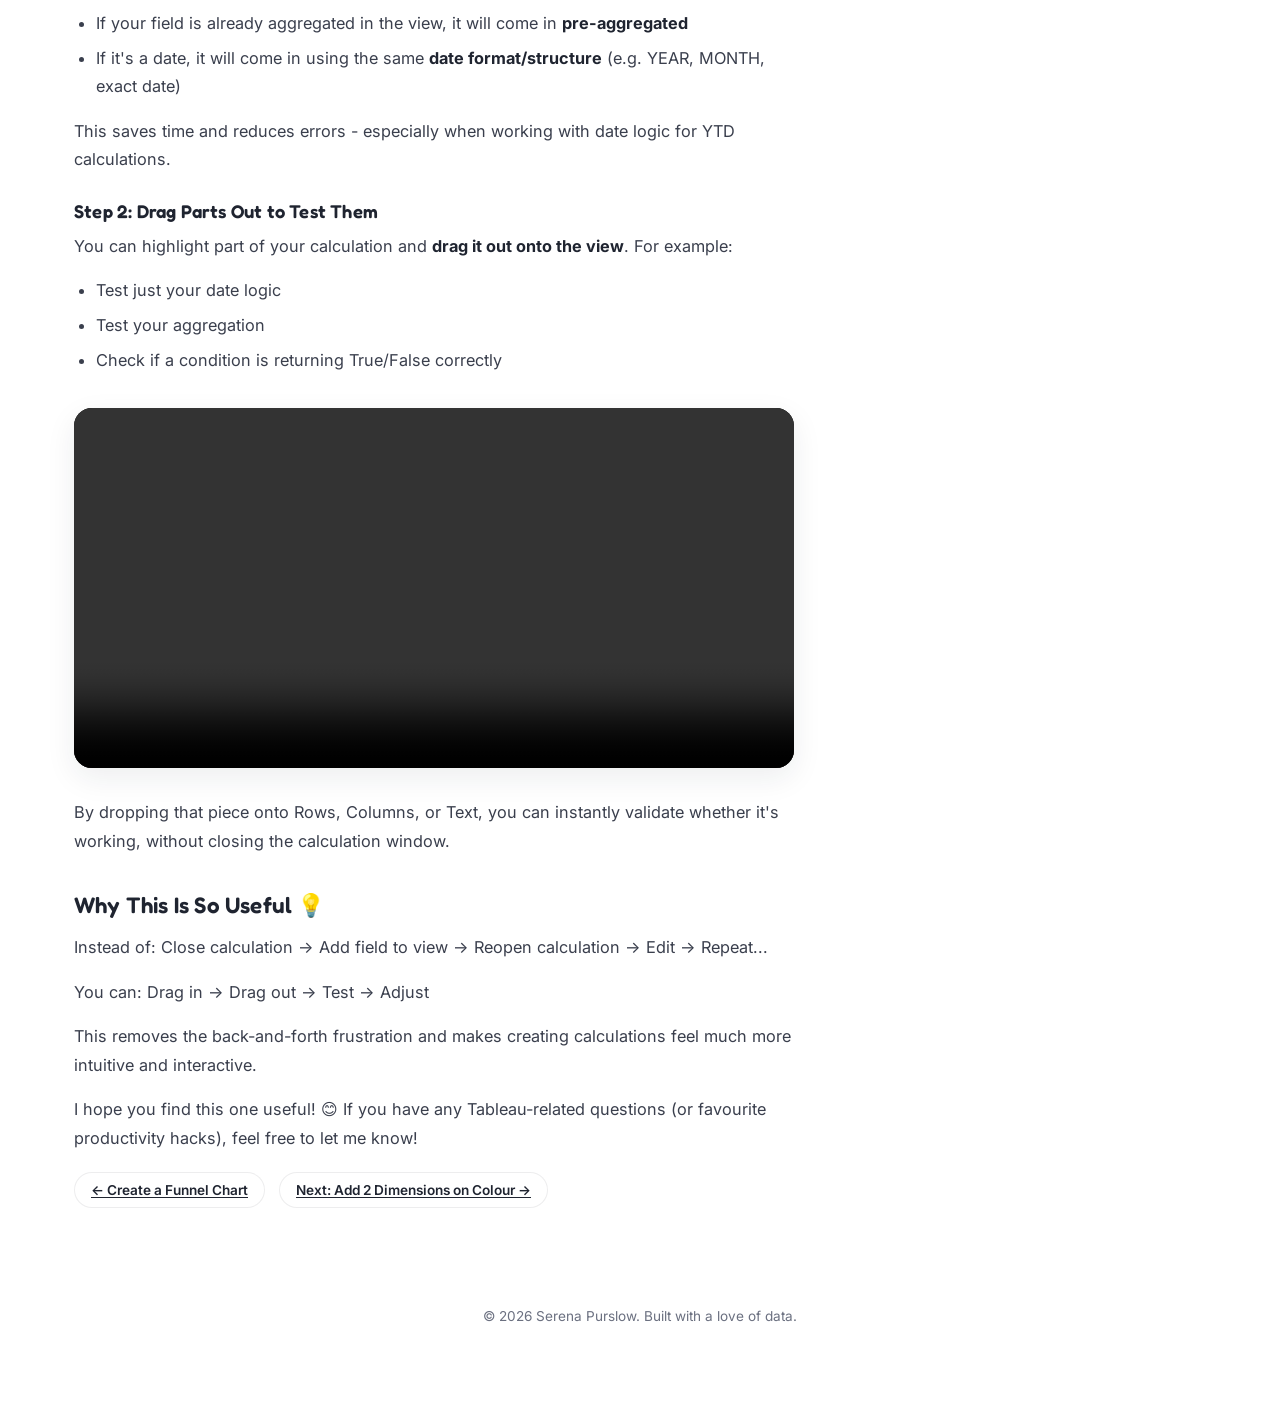
<file: post-drag-calculations.html>
<!DOCTYPE html>
<html lang="en">
<head>
<meta charset="UTF-8">
<meta name="viewport" content="width=device-width, initial-scale=1.0">
<title>Tableau Tip: Drag In/Out of Calculations — Serena Purslow</title>
<meta name="description" content="Drag fields in and out of Tableau's calculation editor to test logic faster — a simple trick for building YTD calculations.">
<link rel="icon" type="image/svg+xml" href="favicon.svg">
<link rel="icon" type="image/png" sizes="32x32" href="favicon-32x32.png">
<link rel="icon" type="image/png" sizes="16x16" href="favicon-16x16.png">
<link rel="apple-touch-icon" sizes="180x180" href="apple-touch-icon.png">
<link rel="shortcut icon" href="favicon.ico">
<link rel="stylesheet" href="styles.css">
</head>
<body>

<nav class="topnav">
  <div class="topnav-inner">
    <a href="index.html" class="brand"><span class="dot"></span>Serena Purslow</a>
    <div class="nav-links">
      <a href="index.html">Home</a>
      <a href="portfolio.html">Portfolio</a>
      <a href="about.html">About</a>
      <a href="blog.html" class="active">Tips &amp; Tricks</a>
      <a href="index.html#contact">Contact</a>
    </div>
    <a href="index.html#contact" class="nav-cta">Get in touch</a>
  </div>
</nav>

<header class="page-hero">
  <div class="wrap">
    <div class="article reveal in">
    <a href="blog.html" class="back-link">← Back to all tips</a>
    <span class="viz-tag" style="background:var(--c-blue)">Tip</span>
    <h1 style="margin-top:12px">Tableau Tip: Drag In/Out of Calculations</h1>
    <p class="post-meta">Serena Purslow · 16 Feb · 2 min read</p>
    </div>
  </div>
</header>

<section class="section" style="padding-top:0">
  <div class="wrap">
    <article class="article reveal in">

      <p>Hey Tableau Community! 👋</p>

      <p>Have you ever been building a calculation in Tableau and thought… "I just want to quickly test this bit without closing the calculation every five seconds."</p>

      <p>Maybe you're creating something like <strong>YTD Profit</strong>, and you're not 100% sure your logic is right yet. You want to experiment, tweak pieces, and test parts of it - but constantly opening and closing the calculation box slows everything down.</p>

      <p>There's a super simple trick that makes this so much easier 👇</p>

      <h2>Drag Fields In and Out of the Calculation Box ✨</h2>

      <p>Yes - you can drag and drop fields directly <strong>into</strong> and <strong>out of</strong> the calculation editor. It makes building and testing calculations much more intuitive.</p>

      <p>Let's walk through it using a YTD Profit example. You want to create a <strong>Year-to-Date Profit</strong> calculation, but you're still figuring out:</p>

      <ul>
        <li>How you want to structure the date logic</li>
        <li>Whether your aggregation is correct</li>
        <li>If the numbers are returning what you expect</li>
      </ul>

      <p>Instead of guessing and reopening the calculation repeatedly, here's what you can do.</p>

      <h3>Step 1: Drag Fields Into the Calculation</h3>

      <p>While your calculation editor is open:</p>
      <ul>
        <li>Drag a field directly from your <strong>Data Pane</strong> or <strong>View</strong></li>
        <li>Drop it straight into the calculation box</li>
      </ul>

      <video controls muted playsinline src="https://video.wixstatic.com/video/b117b6_a6ac978c87604cec89144f421993fb79/1080p/mp4/file.mp4"></video>

      <p>Tableau will automatically bring it in using the same structure as your view. For example:</p>
      <ul>
        <li>If your field is already aggregated in the view, it will come in <strong>pre-aggregated</strong></li>
        <li>If it's a date, it will come in using the same <strong>date format/structure</strong> (e.g. YEAR, MONTH, exact date)</li>
      </ul>

      <p>This saves time and reduces errors - especially when working with date logic for YTD calculations.</p>

      <h3>Step 2: Drag Parts Out to Test Them</h3>

      <p>You can highlight part of your calculation and <strong>drag it out onto the view</strong>. For example:</p>
      <ul>
        <li>Test just your date logic</li>
        <li>Test your aggregation</li>
        <li>Check if a condition is returning True/False correctly</li>
      </ul>

      <video controls muted playsinline src="https://video.wixstatic.com/video/b117b6_342d255746ed463ca53d8efa600ed42a/1080p/mp4/file.mp4"></video>

      <p>By dropping that piece onto Rows, Columns, or Text, you can instantly validate whether it's working, without closing the calculation window.</p>

      <h2>Why This Is So Useful 💡</h2>

      <p>Instead of: Close calculation → Add field to view → Reopen calculation → Edit → Repeat...</p>
      <p>You can: Drag in → Drag out → Test → Adjust</p>

      <p>This removes the back-and-forth frustration and makes creating calculations feel much more intuitive and interactive.</p>

      <p>I hope you find this one useful! 😊 If you have any Tableau-related questions (or favourite productivity hacks), feel free to let me know!</p>

      <div class="related-row">
        <a class="related-pill" href="post-create-a-funnel-chart.html">← Create a Funnel Chart</a>
        <a class="related-pill" href="post-two-dimensions-colour.html">Next: Add 2 Dimensions on Colour →</a>
      </div>
    </article>
  </div>
</section>

<footer>
  <div class="wrap">© 2026 Serena Purslow. Built with a love of data.</div>
</footer>

<nav class="tabbar">
  <a href="index.html"><svg viewBox="0 0 24 24"><path d="M12 2 2 10h3v10h6v-6h2v6h6V10h3L12 2Z"/></svg>Home</a>
  <a href="portfolio.html"><svg viewBox="0 0 24 24"><rect x="3" y="3" width="8" height="8" rx="1.5"/><rect x="13" y="3" width="8" height="8" rx="1.5"/><rect x="3" y="13" width="8" height="8" rx="1.5"/><rect x="13" y="13" width="8" height="8" rx="1.5"/></svg>Portfolio</a>
  <a href="blog.html" class="active"><svg viewBox="0 0 24 24"><path d="M6 2h12v20l-6-4-6 4V2Z"/></svg>Tips</a>
  <a href="about.html"><svg viewBox="0 0 24 24"><path d="M12 12a4 4 0 1 0 0-8 4 4 0 0 0 0 8Zm0 2c-4 0-8 2-8 6v2h16v-2c0-4-4-6-8-6Z"/></svg>About</a>
  <a href="index.html#contact"><svg viewBox="0 0 24 24"><path d="M4 4h16a2 2 0 0 1 2 2v9a2 2 0 0 1-2 2H10l-5 4v-4H4a2 2 0 0 1-2-2V6a2 2 0 0 1 2-2Z"/></svg>Contact</a>
</nav>

<script src="script.js"></script>
</body>
</html>
</file>
<file: styles.css>
/* =========================================================
   Serena Purslow — Portfolio Site
   Design system inspired by "The Updated Visual Vocabulary"
   ========================================================= */

@import url('https://fonts.googleapis.com/css2?family=Fredoka:wght@500;600;700&family=Inter:wght@400;500;600;700&display=swap');

:root{
  /* pastel gradient palette, lifted from the Visual Vocabulary background */
  --grad-mint:#d7f5ec;
  --grad-lav:#e7dbf8;
  --grad-pink:#fbdaf0;
  --grad-blue:#d2e3fb;

  --ink:#1f2430;
  --ink-soft:#3a3f4d;
  --muted:#6b7080;
  --card:rgba(255,255,255,0.72);
  --card-solid:#ffffff;
  --border:rgba(31,36,48,0.08);
  --navy:#232838;

  /* category accent palette, cycled across cards/tags */
  --c-coral:#ff5a4e;
  --c-blue:#2f7bf6;
  --c-teal:#2fc98f;
  --c-magenta:#e85fd0;
  --c-purple:#8b5cf6;
  --c-orange:#ff9f5b;
  --c-pink:#f472b6;
  --c-indigo:#4c4ef6;
  --c-green:#22c55e;

  --radius-lg:24px;
  --radius-md:18px;
  --radius-sm:12px;
  --shadow-soft:0 10px 30px rgba(31,36,48,0.08);
  --shadow-lift:0 18px 40px rgba(31,36,48,0.14);
}

*{box-sizing:border-box;}
html{scroll-behavior:smooth;}
body{
  margin:0;
  font-family:'Inter',system-ui,sans-serif;
  color:var(--ink);
  background:
    radial-gradient(circle at 12% 8%, var(--grad-mint) 0%, transparent 45%),
    radial-gradient(circle at 85% 12%, var(--grad-blue) 0%, transparent 50%),
    radial-gradient(circle at 90% 85%, var(--grad-pink) 0%, transparent 55%),
    radial-gradient(circle at 10% 90%, var(--grad-lav) 0%, transparent 55%),
    linear-gradient(160deg, var(--grad-mint), var(--grad-lav) 40%, var(--grad-pink) 70%, var(--grad-blue));
  background-attachment:fixed;
  min-height:100vh;
  -webkit-font-smoothing:antialiased;
}

h1,h2,h3,h4,.brand,.logo-word{
  font-family:'Fredoka',system-ui,sans-serif;
  font-weight:600;
  letter-spacing:0.2px;
  color:var(--ink);
  margin:0;
}

a{color:inherit;text-decoration:none;}
img{max-width:100%;display:block;}
button{font-family:inherit;}

.wrap{
  max-width:1180px;
  margin:0 auto;
  padding:0 24px;
}

/* ---------- Top nav ---------- */
.topnav{
  position:sticky;
  top:0;
  z-index:50;
  backdrop-filter:blur(14px);
  background:rgba(255,255,255,0.55);
  border-bottom:1px solid var(--border);
}
.topnav-inner{
  max-width:1180px;
  margin:0 auto;
  padding:14px 24px;
  display:flex;
  align-items:center;
  justify-content:space-between;
}
.brand{
  display:flex;
  align-items:center;
  gap:10px;
  font-size:1.15rem;
}
.brand .dot{
  width:10px;height:10px;border-radius:50%;
  background:linear-gradient(135deg,var(--c-magenta),var(--c-blue));
  display:inline-block;
}
.nav-links{
  display:flex;
  align-items:center;
  gap:28px;
  font-weight:600;
  font-size:0.95rem;
}
.nav-links a{
  color:var(--ink-soft);
  padding:6px 2px;
  position:relative;
}
.nav-links a.active,.nav-links a:hover{color:var(--ink);}
.nav-links a.active::after{
  content:"";
  position:absolute;
  left:0;right:0;bottom:-6px;
  height:3px;
  border-radius:3px;
  background:linear-gradient(90deg,var(--c-magenta),var(--c-purple));
}
.nav-cta{
  display:inline-flex;
  align-items:center;
  gap:8px;
  padding:10px 18px;
  border-radius:999px;
  background:var(--navy);
  color:#fff;
  font-weight:600;
  font-size:0.9rem;
  white-space:nowrap;
}
.nav-toggle{
  display:none;
  background:none;
  border:none;
  cursor:pointer;
  padding:6px;
}
.nav-toggle span{
  display:block;
  width:22px;height:2.5px;
  margin:4px 0;
  background:var(--ink);
  border-radius:2px;
}

/* ---------- Hero ---------- */
.hero{
  padding:64px 0 40px;
}
.hero-grid{
  display:grid;
  grid-template-columns:1.1fr 0.7fr;
  gap:48px;
  align-items:center;
}
.eyebrow{
  display:inline-flex;
  align-items:center;
  gap:8px;
  background:var(--card);
  border:1px solid var(--border);
  padding:8px 16px;
  border-radius:999px;
  font-weight:600;
  font-size:0.82rem;
  color:var(--ink-soft);
  margin-bottom:18px;
}
.hero h1{
  font-size:3.2rem;
  line-height:1.05;
  margin-bottom:16px;
}
.hero h1 .accent{
  background:linear-gradient(90deg,var(--c-magenta),var(--c-purple),var(--c-blue));
  -webkit-background-clip:text;
  background-clip:text;
  color:transparent;
}
.hero p.lead{
  font-size:1.15rem;
  color:var(--ink-soft);
  max-width:520px;
  margin-bottom:28px;
}
.hero-actions{
  display:flex;
  gap:14px;
  flex-wrap:wrap;
  margin-bottom:32px;
}
.btn{
  display:inline-flex;
  align-items:center;
  gap:8px;
  padding:14px 24px;
  border-radius:999px;
  font-weight:700;
  font-size:0.95rem;
  border:none;
  cursor:pointer;
  transition:transform .15s ease, box-shadow .15s ease;
}
.btn-primary{
  background:var(--navy);
  color:#fff;
  box-shadow:var(--shadow-soft);
}
.btn-primary:hover{transform:translateY(-2px);box-shadow:var(--shadow-lift);}
.btn-ghost{
  background:var(--card);
  border:1px solid var(--border);
  color:var(--ink);
}
.btn-ghost:hover{transform:translateY(-2px);}
.btn-sm{padding:9px 16px;font-size:0.82rem;}

.social-row{display:flex;gap:12px;}
.social-btn{
  width:42px;height:42px;
  border-radius:50%;
  background:var(--card);
  border:1px solid var(--border);
  display:flex;
  align-items:center;
  justify-content:center;
  transition:transform .15s ease, background .15s ease;
}
.social-btn:hover{transform:translateY(-3px);background:#fff;}
.social-btn svg{width:19px;height:19px;fill:var(--ink);}

.hero-photo-wrap{
  position:relative;
  display:flex;
  justify-content:center;
}
.hero-photo{
  width:280px;height:280px;
  border-radius:32px;
  object-fit:cover;
  box-shadow:var(--shadow-lift);
  border:6px solid #fff;
  transform:rotate(-2deg);
}
.floaty{
  position:absolute;
  padding:10px 14px;
  border-radius:16px;
  background:#fff;
  box-shadow:var(--shadow-soft);
  font-weight:700;
  font-size:0.8rem;
  display:flex;
  align-items:center;
  gap:6px;
}
.floaty.f1{top:-10px;right:0;color:var(--c-purple);}
.floaty.f2{bottom:10px;left:-24px;color:var(--c-teal);}

/* ---------- Badge strip ---------- */
.badge-strip{
  display:flex;
  gap:14px;
  flex-wrap:wrap;
  margin-top:8px;
}
.badge{
  display:inline-flex;
  align-items:center;
  gap:8px;
  padding:9px 16px;
  border-radius:999px;
  background:var(--card);
  border:1px solid var(--border);
  font-size:0.82rem;
  font-weight:600;
  color:var(--ink-soft);
}
.badge .swatch{width:8px;height:8px;border-radius:50%;}

/* ---------- Section headers ---------- */
.section{padding:64px 0;}
.section-head{
  display:flex;
  justify-content:space-between;
  align-items:flex-end;
  gap:24px;
  margin-bottom:36px;
  flex-wrap:wrap;
}
.section-head h2{font-size:2.1rem;}
.section-head p{color:var(--muted);max-width:480px;margin-top:8px;}
.tag-label{
  font-size:0.78rem;
  font-weight:700;
  text-transform:uppercase;
  letter-spacing:1px;
  margin-bottom:10px;
  display:block;
}

/* ---------- Cards grid ---------- */
.grid{
  display:grid;
  gap:22px;
}
.grid-3{grid-template-columns:repeat(3,1fr);}
.grid-2{grid-template-columns:repeat(2,1fr);}

.card{
  background:var(--card);
  border:1px solid var(--border);
  border-radius:var(--radius-lg);
  padding:26px;
  backdrop-filter:blur(10px);
  transition:transform .18s ease, box-shadow .18s ease;
}
.card:hover{transform:translateY(-4px);box-shadow:var(--shadow-lift);}

/* viz portfolio cards */
.viz-card{
  display:flex;
  flex-direction:column;
  gap:14px;
  cursor:pointer;
}
.viz-thumb{
  height:150px;
  border-radius:var(--radius-md);
  display:flex;
  align-items:center;
  justify-content:center;
  position:relative;
  overflow:hidden;
}
.viz-thumb svg{width:46px;height:46px;opacity:0.85;}
.viz-thumb .play{
  position:absolute;
  bottom:12px;right:12px;
  width:36px;height:36px;
  border-radius:50%;
  background:rgba(255,255,255,0.9);
  display:flex;align-items:center;justify-content:center;
}
.viz-thumb .play svg{width:14px;height:14px;fill:var(--navy);opacity:1;}
.viz-tag{
  display:inline-flex;
  align-self:flex-start;
  padding:5px 12px;
  border-radius:999px;
  font-size:0.72rem;
  font-weight:700;
  text-transform:uppercase;
  letter-spacing:0.5px;
  color:#fff;
}
.viz-card h3{font-size:1.05rem;line-height:1.3;}
.viz-card p{color:var(--muted);font-size:0.9rem;line-height:1.5;margin:0;}
.viz-link{
  margin-top:auto;
  font-weight:700;
  font-size:0.85rem;
  display:inline-flex;
  align-items:center;
  gap:6px;
}

/* blog / tip cards */
.tip-card{display:flex;flex-direction:column;gap:12px;}
.tip-card .tip-meta{font-size:0.78rem;color:var(--muted);font-weight:600;}
.tip-card h3{font-size:1.1rem;}
.tip-card p{color:var(--muted);font-size:0.92rem;line-height:1.55;margin:0;}

/* ---------- Timeline (About) ---------- */
.timeline{
  position:relative;
  padding-left:32px;
  border-left:3px solid rgba(31,36,48,0.1);
}
.timeline-item{position:relative;padding-bottom:44px;}
.timeline-item:last-child{padding-bottom:0;}
.timeline-dot{
  position:absolute;
  left:-42px;
  top:2px;
  width:16px;height:16px;
  border-radius:50%;
  border:3px solid #fff;
  box-shadow:0 0 0 3px rgba(31,36,48,0.08);
}
.timeline-year{
  font-family:'Fredoka';
  font-weight:600;
  font-size:0.85rem;
  padding:4px 12px;
  border-radius:999px;
  display:inline-block;
  margin-bottom:10px;
  color:#fff;
}
.timeline-item h3{font-size:1.2rem;margin-bottom:6px;}
.timeline-item p{color:var(--ink-soft);line-height:1.6;margin:0;max-width:600px;}

/* recognitions */
.recog-card{
  display:flex;
  align-items:flex-start;
  gap:14px;
}
.recog-icon{
  width:42px;height:42px;
  border-radius:12px;
  display:flex;align-items:center;justify-content:center;
  flex-shrink:0;
}
.recog-icon svg{width:20px;height:20px;fill:#fff;}
.recog-card h4{font-size:0.98rem;margin-bottom:4px;}
.recog-card p{margin:0;color:var(--muted);font-size:0.85rem;}

/* ---------- Contact ---------- */
.contact-card{
  background:var(--navy);
  border-radius:32px;
  padding:56px;
  color:#fff;
  display:grid;
  grid-template-columns:1fr 1fr;
  gap:40px;
  align-items:center;
}
.contact-card h2{color:#fff;font-size:2rem;margin-bottom:12px;}
.contact-card p{color:rgba(255,255,255,0.7);line-height:1.6;}
.contact-form{display:flex;flex-direction:column;gap:14px;}
.form-row{display:flex;gap:14px;}
.contact-form input,.contact-form textarea{
  width:100%;
  padding:14px 16px;
  border-radius:14px;
  border:1px solid rgba(255,255,255,0.18);
  background:rgba(255,255,255,0.08);
  color:#fff;
  font-family:inherit;
  font-size:0.92rem;
}
.contact-form input::placeholder,.contact-form textarea::placeholder{color:rgba(255,255,255,0.5);}
.contact-form textarea{resize:vertical;min-height:100px;}
.contact-form .btn-primary{background:#fff;color:var(--navy);align-self:flex-start;}
.contact-social{display:flex;gap:12px;margin-top:20px;}
.contact-social .social-btn{background:rgba(255,255,255,0.1);border-color:rgba(255,255,255,0.15);}
.contact-social .social-btn svg{fill:#fff;}
.form-note{font-size:0.78rem;color:rgba(255,255,255,0.55);}

/* ---------- Viz thumbnails (real Tableau Public images w/ graceful fallback) ---------- */
.viz-thumb{position:relative;isolation:isolate;}
.viz-thumb .thumb-fallback{
  position:absolute;inset:0;
  display:flex;align-items:center;justify-content:center;
  z-index:0;
}
.viz-thumb-img{
  position:absolute;inset:0;
  width:100%;height:100%;
  object-fit:cover;
  object-position:top center;
  z-index:1;
  background:transparent;
}
.viz-thumb .play{z-index:2;}

/* ---------- Article / blog post pages ---------- */
.article{max-width:720px;}
.article .post-meta{color:var(--muted);font-weight:600;font-size:0.85rem;margin-bottom:6px;}
.article h1{font-size:2.3rem;margin-bottom:10px;}
.article h2{font-size:1.4rem;margin-top:36px;margin-bottom:14px;}
.article h3{font-size:1.15rem;margin-top:26px;margin-bottom:10px;}
.article p{color:var(--ink-soft);line-height:1.75;font-size:1.02rem;margin:0 0 16px;}
.article ul{color:var(--ink-soft);line-height:1.75;font-size:1.02rem;padding-left:22px;margin:0 0 16px;}
.article li{margin-bottom:6px;}
.article strong{color:var(--ink);}
.article a{text-decoration:underline;text-underline-offset:2px;}
.article a:hover{color:var(--c-blue);}
.article video{
  width:100%;
  border-radius:var(--radius-md);
  box-shadow:var(--shadow-soft);
  margin:18px 0 26px;
  background:#000;
}
.article .shot{
  max-width:280px;
  border-radius:12px;
  border:1px solid var(--border);
  box-shadow:var(--shadow-soft);
  margin:14px 0 22px;
}
.article .yt-embed{
  position:relative;
  width:100%;
  padding-top:56.25%;
  border-radius:var(--radius-md);
  overflow:hidden;
  box-shadow:var(--shadow-soft);
  margin:18px 0 26px;
}
.article .yt-embed iframe{
  position:absolute;inset:0;
  width:100%;height:100%;
  border:0;
}
.back-link{
  display:flex;
  align-items:center;
  gap:6px;
  font-weight:700;
  font-size:0.9rem;
  color:var(--muted);
  margin-bottom:20px;
}
.back-link:hover{color:var(--ink);}
.related-row{
  display:flex;
  gap:14px;
  flex-wrap:wrap;
  margin-top:20px;
}
.related-pill{
  padding:9px 16px;
  border-radius:999px;
  background:var(--card);
  border:1px solid var(--border);
  font-weight:600;
  font-size:0.85rem;
}

/* ---------- Footer ---------- */
footer{padding:36px 0 90px;text-align:center;color:var(--muted);font-size:0.85rem;}

/* ---------- Mobile app-style tab bar ---------- */
.tabbar{
  position:fixed;
  bottom:16px;
  left:50%;
  transform:translateX(-50%);
  width:calc(100% - 32px);
  max-width:420px;
  background:rgba(35,40,56,0.92);
  backdrop-filter:blur(14px);
  border-radius:24px;
  display:none;
  justify-content:space-around;
  padding:10px 6px;
  z-index:60;
  box-shadow:0 12px 30px rgba(0,0,0,0.25);
}
.tabbar a{
  display:flex;
  flex-direction:column;
  align-items:center;
  gap:4px;
  color:rgba(255,255,255,0.55);
  font-size:0.68rem;
  font-weight:600;
  padding:6px 10px;
  border-radius:14px;
}
.tabbar a svg{width:19px;height:19px;fill:rgba(255,255,255,0.55);}
.tabbar a.active{color:#fff;background:rgba(255,255,255,0.12);}
.tabbar a.active svg{fill:#fff;}

/* ---------- YouTube click-through thumbnail (more reliable than an iframe embed) ---------- */
.yt-thumb-link{
  display:block;
  position:relative;
  border-radius:var(--radius-md);
  overflow:hidden;
  box-shadow:var(--shadow-soft);
  margin:18px 0 8px;
  aspect-ratio:16/9;
  background:#000;
}
.yt-thumb-link img{width:100%;height:100%;object-fit:cover;display:block;}
.yt-thumb-link .yt-play{
  position:absolute;
  top:50%;left:50%;
  transform:translate(-50%,-50%);
  width:64px;height:64px;
  border-radius:50%;
  background:rgba(255,255,255,0.92);
  display:flex;align-items:center;justify-content:center;
  transition:transform .15s ease;
}
.yt-thumb-link:hover .yt-play{transform:translate(-50%,-50%) scale(1.08);}
.yt-thumb-link .yt-play svg{width:22px;height:22px;fill:var(--navy);margin-left:2px;}
.yt-caption{
  display:inline-flex;
  align-items:center;
  gap:6px;
  font-weight:700;
  font-size:0.9rem;
  color:var(--c-blue);
  margin:0 0 22px;
}

/* ---------- Modal ---------- */
.modal-overlay{
  position:fixed;
  inset:0;
  background:rgba(20,22,30,0.55);
  backdrop-filter:blur(4px);
  display:none;
  align-items:center;
  justify-content:center;
  z-index:100;
  padding:20px;
}
.modal-overlay.open{display:flex;}
.modal-box{
  background:#fff;
  border-radius:24px;
  width:min(1000px,100%);
  max-height:88vh;
  display:flex;
  flex-direction:column;
  overflow:hidden;
  box-shadow:0 30px 80px rgba(0,0,0,0.35);
}
.modal-head{
  display:flex;
  align-items:center;
  justify-content:space-between;
  padding:18px 22px;
  border-bottom:1px solid var(--border);
}
.modal-head h3{font-size:1.05rem;}
.modal-close{
  background:rgba(31,36,48,0.06);
  border:none;
  width:34px;height:34px;
  border-radius:50%;
  cursor:pointer;
  display:flex;align-items:center;justify-content:center;
  font-size:1.1rem;
  line-height:1;
}
.modal-body{
  flex:1;
  min-height:520px;
  display:flex;
  align-items:center;
  justify-content:center;
  background:#f4f5f8;
  position:relative;
}
.modal-body tableau-viz{width:100%;height:100%;min-height:520px;}
.modal-loading{
  display:flex;
  flex-direction:column;
  align-items:center;
  gap:10px;
  color:var(--muted);
  font-size:0.85rem;
  font-weight:600;
}
.spinner{
  width:28px;height:28px;
  border-radius:50%;
  border:3px solid rgba(31,36,48,0.15);
  border-top-color:var(--navy);
  animation:spin 0.8s linear infinite;
}
@keyframes spin{to{transform:rotate(360deg);}}
.modal-foot{
  padding:14px 22px;
  border-top:1px solid var(--border);
  display:flex;
  justify-content:flex-end;
}

/* ---------- Reveal-on-scroll ---------- */
.reveal{opacity:0;transform:translateY(18px);transition:opacity .6s ease, transform .6s ease;}
.reveal.in{opacity:1;transform:translateY(0);}

/* ---------- Page hero (sub-pages) ---------- */
.page-hero{padding:56px 0 20px;text-align:left;}
.page-hero h1{font-size:2.6rem;margin-bottom:14px;}
.page-hero p{color:var(--ink-soft);font-size:1.08rem;max-width:640px;}

/* ---------- Responsive ---------- */
@media (max-width: 900px){
  .hero-grid{grid-template-columns:1fr;}
  .hero-photo-wrap{order:-1;}
  .grid-3{grid-template-columns:repeat(2,1fr);}
  .contact-card{grid-template-columns:1fr;padding:36px;}
  .nav-links{display:none;}
  .nav-toggle{display:block;}
  .nav-cta{display:none;}
  .tabbar{display:flex;}
  body{padding-bottom:0;}
  footer{padding-bottom:110px;}
}
@media (max-width: 620px){
  .grid-3,.grid-2{grid-template-columns:1fr;}
  .hero h1{font-size:2.3rem;}
  .form-row{flex-direction:column;}
  .contact-card{padding:28px;border-radius:24px;}
}
</file>
